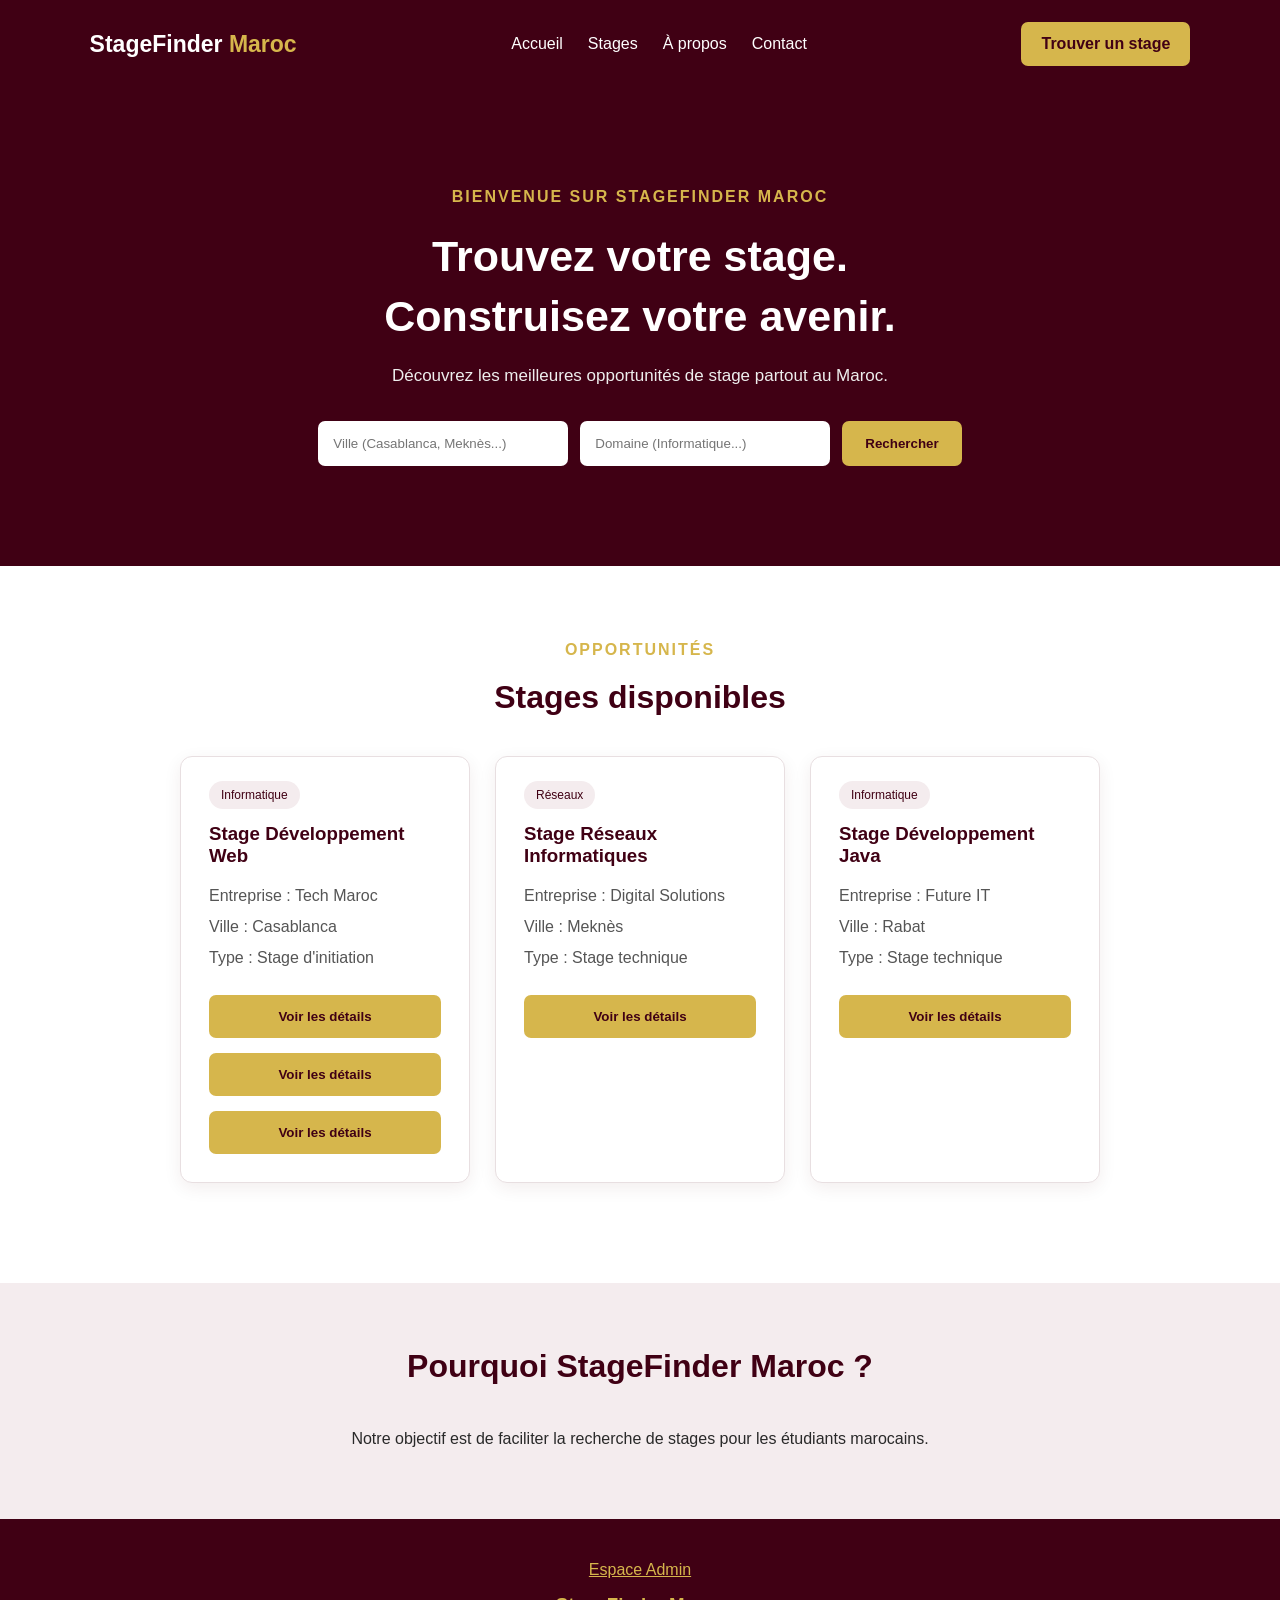
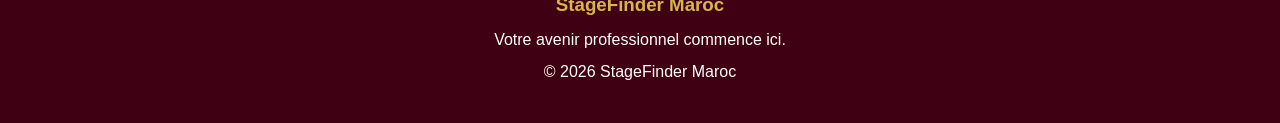
<file: index.html>
<!DOCTYPE html>
<html lang="fr">
<head>
    <meta charset="UTF-8">
    <meta name="viewport" content="width=device-width, initial-scale=1.0">

    <title>StageFinder Maroc</title>

    <link rel="stylesheet" href="style.css">
</head>

<body>

    <header>
        <div class="logo">
            StageFinder <span>Maroc</span>
        </div>

        <nav>
            <a href="#accueil">Accueil</a>
            <a href="#stages">Stages</a>
            <a href="#about">À propos</a>
            <a href="#contact">Contact</a>
        </nav>

        <a href="#stages" class="btn">Trouver un stage</a>
    </header>

    <section class="hero" id="accueil">

        <p class="subtitle">BIENVENUE SUR STAGEFINDER MAROC</p>

        <h1>
            Trouvez votre stage.<br>
            Construisez votre avenir.
        </h1>

        <p class="description">
            Découvrez les meilleures opportunités de stage
            partout au Maroc.
        </p>

        <div class="search">

            <input type="text" id="ville"
            placeholder="Ville (Casablanca, Meknès...)">

            <input type="text" id="domaine"
            placeholder="Domaine (Informatique...)">

            <button onclick="rechercher()">
                Rechercher
            </button>

        </div>

    </section>

    <section class="stages" id="stages">

        <p class="subtitle">OPPORTUNITÉS</p>

        <h2>Stages disponibles</h2>

        <div class="cards" id="resultats">

            <div class="card">
                <span class="tag">Informatique</span>

                <h3>Stage Développement Web</h3>

                <p>Entreprise : Tech Maroc</p>
                <p>Ville : Casablanca</p>
                <p>Type : Stage d'initiation</p>

                <button onclick="voirDetails('Tech Maroc',
                  'Stage Développement Web',
                  'Casablanca',
                  'Informatique',
                 'Stage d’initiation')">
                 Voir les détails
                 </button>
                 <button onclick="voirDetails('Digital Solutions',
                 'Stage Réseaux Informatiques',
                 'Meknès',
                 'Réseaux',
                 'Stage technique')">
                 Voir les détails
                 </button>
                 <button onclick="voirDetails('Future IT',
                 'Stage Développement Java',
                 'Rabat',
                 'Informatique',
                 'Stage technique')">
                 Voir les détails
                 </button>
            </div>

            <div class="card">
                <span class="tag">Réseaux</span>

                <h3>Stage Réseaux Informatiques</h3>

                <p>Entreprise : Digital Solutions</p>
                <p>Ville : Meknès</p>
                <p>Type : Stage technique</p>

                <button onclick="voirDetails('Digital Solutions')">
                    Voir les détails
                </button>
            </div>

            <div class="card">
                <span class="tag">Informatique</span>

                <h3>Stage Développement Java</h3>

                <p>Entreprise : Future IT</p>
                <p>Ville : Rabat</p>
                <p>Type : Stage technique</p>

                <button onclick="voirDetails('Future IT')">
                    Voir les détails
                </button>
            </div>

        </div>

        <p id="message"></p>

    </section>

    <section class="about" id="about">
        <h2>Pourquoi StageFinder Maroc ?</h2>

        <p>
            Notre objectif est de faciliter la recherche
            de stages pour les étudiants marocains.
        </p>
    </section>
    <section id="details" class="details" style="display:none;">

    <h2>Détails de l'offre</h2>

    <div class="detail-card">

        <h3 id="detailTitre"></h3>

        <p id="detailEntreprise"></p>
        <p id="detailVille"></p>
        <p id="detailDomaine"></p>
        <p id="detailType"></p>

        <button onclick="postuler()">
            Postuler maintenant
        </button>

        <button class="back" onclick="fermerDetails()">
            Retour aux offres
        </button>

    </div>

</section><section class="application" id="application"
style="display:none;">

    <h2>Déposer votre candidature</h2>

    <p class="application-text">
        Remplissez le formulaire pour postuler à ce stage.
    </p>

    <form id="candidatureForm">

        <label>Nom complet</label>
        <input type="text" id="nom"
        placeholder="Votre nom complet" required>

        <label>Email</label>
        <input type="email" id="email"
        placeholder="exemple@gmail.com" required>

        <label>Téléphone</label>
        <input type="tel" id="telephone"
        placeholder="Votre numéro" required>

        <label>Formation</label>
        <select id="formation" required>
            <option value="">Choisir une formation</option>
            <option>Génie Informatique</option>
            <option>Développement Web</option>
            <option>Réseaux Informatiques</option>
            <option>Autre</option>
        </select>

        <label>Lettre de motivation</label>
        <textarea id="motivation"
        placeholder="Pourquoi souhaitez-vous ce stage ?"
        required></textarea>

        <label>Votre CV (PDF)</label>
        <input type="file" id="cv"
        accept=".pdf,application/pdf" required>

        <button type="submit">
            Envoyer ma candidature
        </button>

    </form>

    <p id="confirmation"></p>

</section>

    <footer id="contact">
        <a href="admin.html" style="color:#D6B64C;">
    Espace Admin
</a>
        <h3>StageFinder Maroc</h3>
        <p>Votre avenir professionnel commence ici.</p>
        <p>© 2026 StageFinder Maroc</p>
    </footer>

    <script src="script.js"></script>

</body>
</html>
</file>
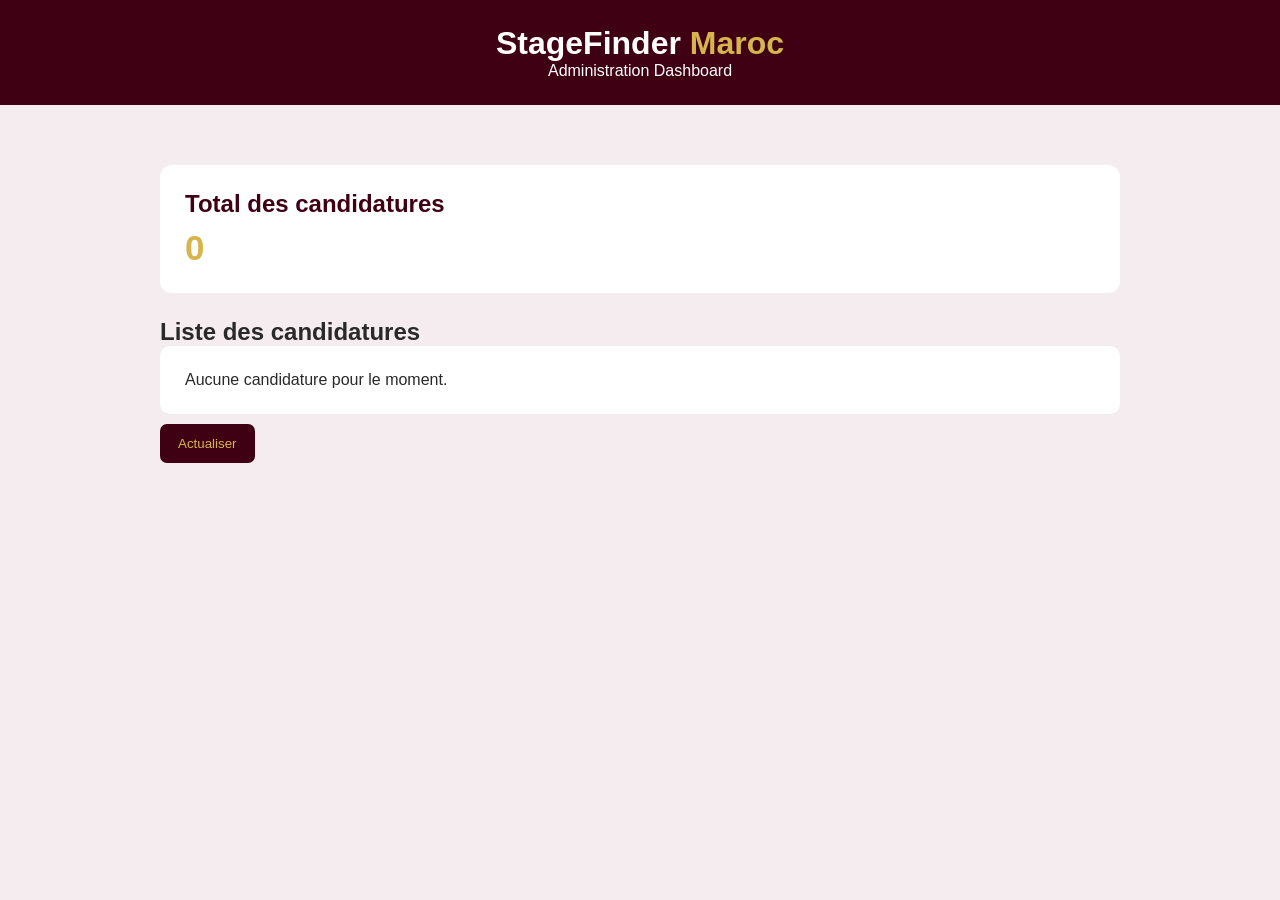
<file: admin.html>
<!DOCTYPE html>
<html lang="fr">

<head>
    <meta charset="UTF-8">
    <meta name="viewport" content="width=device-width, initial-scale=1.0">

    <title>Admin - StageFinder Maroc</title>

    <style>
        * {
            box-sizing: border-box;
            margin: 0;
            padding: 0;
        }

        body {
            font-family: Arial, sans-serif;
            background: #F4ECEE;
            color: #292929;
        }

        header {
            background: #400014;
            color: white;
            padding: 25px;
            text-align: center;
        }

        header span {
            color: #D6B64C;
        }

        .container {
            max-width: 1000px;
            margin: 40px auto;
            padding: 20px;
        }

        .stats {
            background: white;
            padding: 25px;
            border-radius: 12px;
            margin-bottom: 25px;
        }

        .stats h2 {
            color: #400014;
        }

        #total {
            font-size: 35px;
            color: #D6B64C;
            font-weight: bold;
            margin-top: 10px;
        }

        .application {
            background: white;
            padding: 22px;
            border-radius: 12px;
            margin-bottom: 18px;
            border-left: 5px solid #D6B64C;
        }

        .application h3 {
            color: #400014;
            margin-bottom: 12px;
        }

        .application p {
            margin-bottom: 9px;
        }

        button {
            background: #400014;
            color: #D6B64C;
            border: none;
            padding: 12px 18px;
            border-radius: 7px;
            cursor: pointer;
            margin-top: 10px;
        }

        .empty {
            background: white;
            padding: 25px;
            border-radius: 10px;
        }
    </style>
</head>

<body>

    <header>
        <h1>StageFinder <span>Maroc</span></h1>
        <p>Administration Dashboard</p>
    </header>

    <div class="container">

        <div class="stats">
            <h2>Total des candidatures</h2>
            <div id="total">0</div>
        </div>

        <h2>Liste des candidatures</h2>

        <div id="liste"></div>

        <button onclick="afficherCandidatures()">
            Actualiser
        </button>

    </div>

    <script>

        function afficherCandidatures() {

            let candidatures = JSON.parse(
                localStorage.getItem("candidatures") || "[]"
            );

            document.getElementById("total").innerText =
                candidatures.length;

            let liste = document.getElementById("liste");

            liste.innerHTML = "";

            if (candidatures.length === 0) {

                liste.innerHTML =
                    '<div class="empty">Aucune candidature pour le moment.</div>';

                return;
            }

            candidatures.forEach(function(c, index) {

                let carte = document.createElement("div");

                carte.className = "application";

                let titre = document.createElement("h3");
                titre.textContent = c.nom;

                let infos = [
                    "Email : " + c.email,
                    "Téléphone : " + c.telephone,
                    "Formation : " + c.formation,
                    "CV : " + c.cv,
                    "Date : " + c.date,
                    "Motivation : " + c.motivation
                ];

                carte.appendChild(titre);

                infos.forEach(function(info) {
                    let p = document.createElement("p");
                    p.textContent = info;
                    carte.appendChild(p);
                });

                let supprimer = document.createElement("button");

                supprimer.textContent = "Supprimer";

                supprimer.onclick = function() {

                    if (confirm("Supprimer cette candidature ?")) {

                        candidatures.splice(index, 1);

                        localStorage.setItem(
                            "candidatures",
                            JSON.stringify(candidatures)
                        );

                        afficherCandidatures();
                    }
                };

                carte.appendChild(supprimer);

                liste.appendChild(carte);

            });
        }

        afficherCandidatures();

    </script>

</body>
</html>
</file>
<file: style.css>
:root {
    --primary: #400014;
    --secondary: #D6B64C;
    --white: #FFFFFF;
    --light: #F4ECEE;
    --text: #292929;
}

* {
    margin: 0;
    padding: 0;
    box-sizing: border-box;
}

body {
    font-family: Arial, sans-serif;
    color: var(--text);
    background: var(--white);
}

/* HEADER */

header {
    display: flex;
    justify-content: space-between;
    align-items: center;
    padding: 22px 7%;
    background: var(--primary);
}

.logo {
    font-size: 23px;
    font-weight: bold;
    color: var(--white);
}

.logo span {
    color: var(--secondary);
}

nav {
    display: flex;
    gap: 25px;
}

nav a {
    text-decoration: none;
    color: var(--white);
}

nav a:hover {
    color: var(--secondary);
}

.btn {
    background: var(--secondary);
    color: var(--primary);
    text-decoration: none;
    padding: 13px 20px;
    border-radius: 7px;
    font-weight: bold;
}

/* HERO */

.hero {
    background: var(--primary);
    color: var(--white);
    text-align: center;
    padding: 100px 20px;
}

.subtitle {
    color: var(--secondary);
    font-weight: bold;
    letter-spacing: 2px;
    margin-bottom: 20px;
}

.hero h1 {
    color: var(--white);
    font-size: 43px;
    line-height: 1.4;
    margin-bottom: 20px;
}

.description {
    color: #eee;
    margin-bottom: 35px;
    font-size: 17px;
}

/* SEARCH */

.search {
    display: flex;
    justify-content: center;
    gap: 12px;
    flex-wrap: wrap;
}

.search input {
    width: 250px;
    padding: 15px;
    border: none;
    border-radius: 7px;
    outline: none;
}

button {
    background: var(--secondary);
    color: var(--primary);
    border: none;
    padding: 14px 23px;
    border-radius: 7px;
    font-weight: bold;
    cursor: pointer;
}

button:hover, .btn:hover {
    opacity: 0.85;
}

/* STAGES */

.stages {
    padding: 75px 7%;
    text-align: center;
}

.stages h2,
.about h2 {
    color: var(--primary);
    font-size: 32px;
    margin-bottom: 40px;
}

.cards {
    display: flex;
    justify-content: center;
    flex-wrap: wrap;
    gap: 25px;
}

.card {
    background: var(--white);
    border: 1px solid #e8dfe1;
    border-radius: 12px;
    padding: 28px;
    width: 290px;
    text-align: left;
    box-shadow: 0 5px 18px #40001412;
}

.card h3 {
    color: var(--primary);
    margin: 20px 0;
}

.card p {
    margin-bottom: 13px;
    color: #555;
}

.tag {
    background: var(--light);
    color: var(--primary);
    padding: 7px 12px;
    border-radius: 20px;
    font-size: 12px;
}

.card button {
    margin-top: 15px;
    width: 100%;
}

#message {
    margin-top: 25px;
    color: var(--primary);
    font-weight: bold;
}

/* ABOUT */

.about {
    text-align: center;
    background: var(--light);
    padding: 65px 20px;
}

.about p {
    max-width: 600px;
    margin: auto;
    line-height: 1.8;
}

/* FOOTER */

footer {
    background: var(--primary);
    color: var(--white);
    text-align: center;
    padding: 35px 15px;
    line-height: 2;
}

footer h3 {
    color: var(--secondary);
}

/* MOBILE */

@media (max-width: 768px) {

    header {
        flex-direction: column;
        gap: 20px;
    }

    nav {
        flex-wrap: wrap;
        justify-content: center;
    }

    .hero h1 {
        font-size: 30px;
    }

    .search input {
        width: 100%;
    }

    .search {
        flex-direction: column;
    }

    .card {
        width: 100%;
    }
}
.details {
    padding: 60px 20px;
    text-align: center;
    background: #F4ECEE;
}

.details h2 {
    color: #400014;
    margin-bottom: 30px;
}

.detail-card {
    background: white;
    max-width: 550px;
    margin: auto;
    padding: 35px;
    border-radius: 15px;
    box-shadow: 0 5px 20px #40001420;
}

.detail-card h3 {
    color: #400014;
    margin-bottom: 25px;
}

.detail-card p {
    margin-bottom: 18px;
}

.detail-card button {
    margin: 10px 5px;
}

.detail-card .back {
    background: #400014;
    color: white;
}
.application {
    background: #FFFFFF;
    padding: 60px 20px;
    max-width: 650px;
    margin: auto;
}

.application h2 {
    color: #400014;
    text-align: center;
    margin-bottom: 15px;
}

.application-text {
    text-align: center;
    margin-bottom: 30px;
    color: #666;
}

.application form {
    display: flex;
    flex-direction: column;
    gap: 12px;
}

.application label {
    color: #400014;
    font-weight: bold;
}

.application input,
.application select,
.application textarea {
    width: 100%;
    padding: 14px;
    border: 1px solid #ddd;
    border-radius: 8px;
    font-size: 15px;
}

.application textarea {
    min-height: 120px;
    resize: vertical;
}

.application button {
    background: #400014;
    color: #D6B64C;
    padding: 16px;
    margin-top: 15px;
}

#confirmation {
    text-align: center;
    color: #400014;
    margin-top: 20px;
    font-weight: bold;
}
</file>
